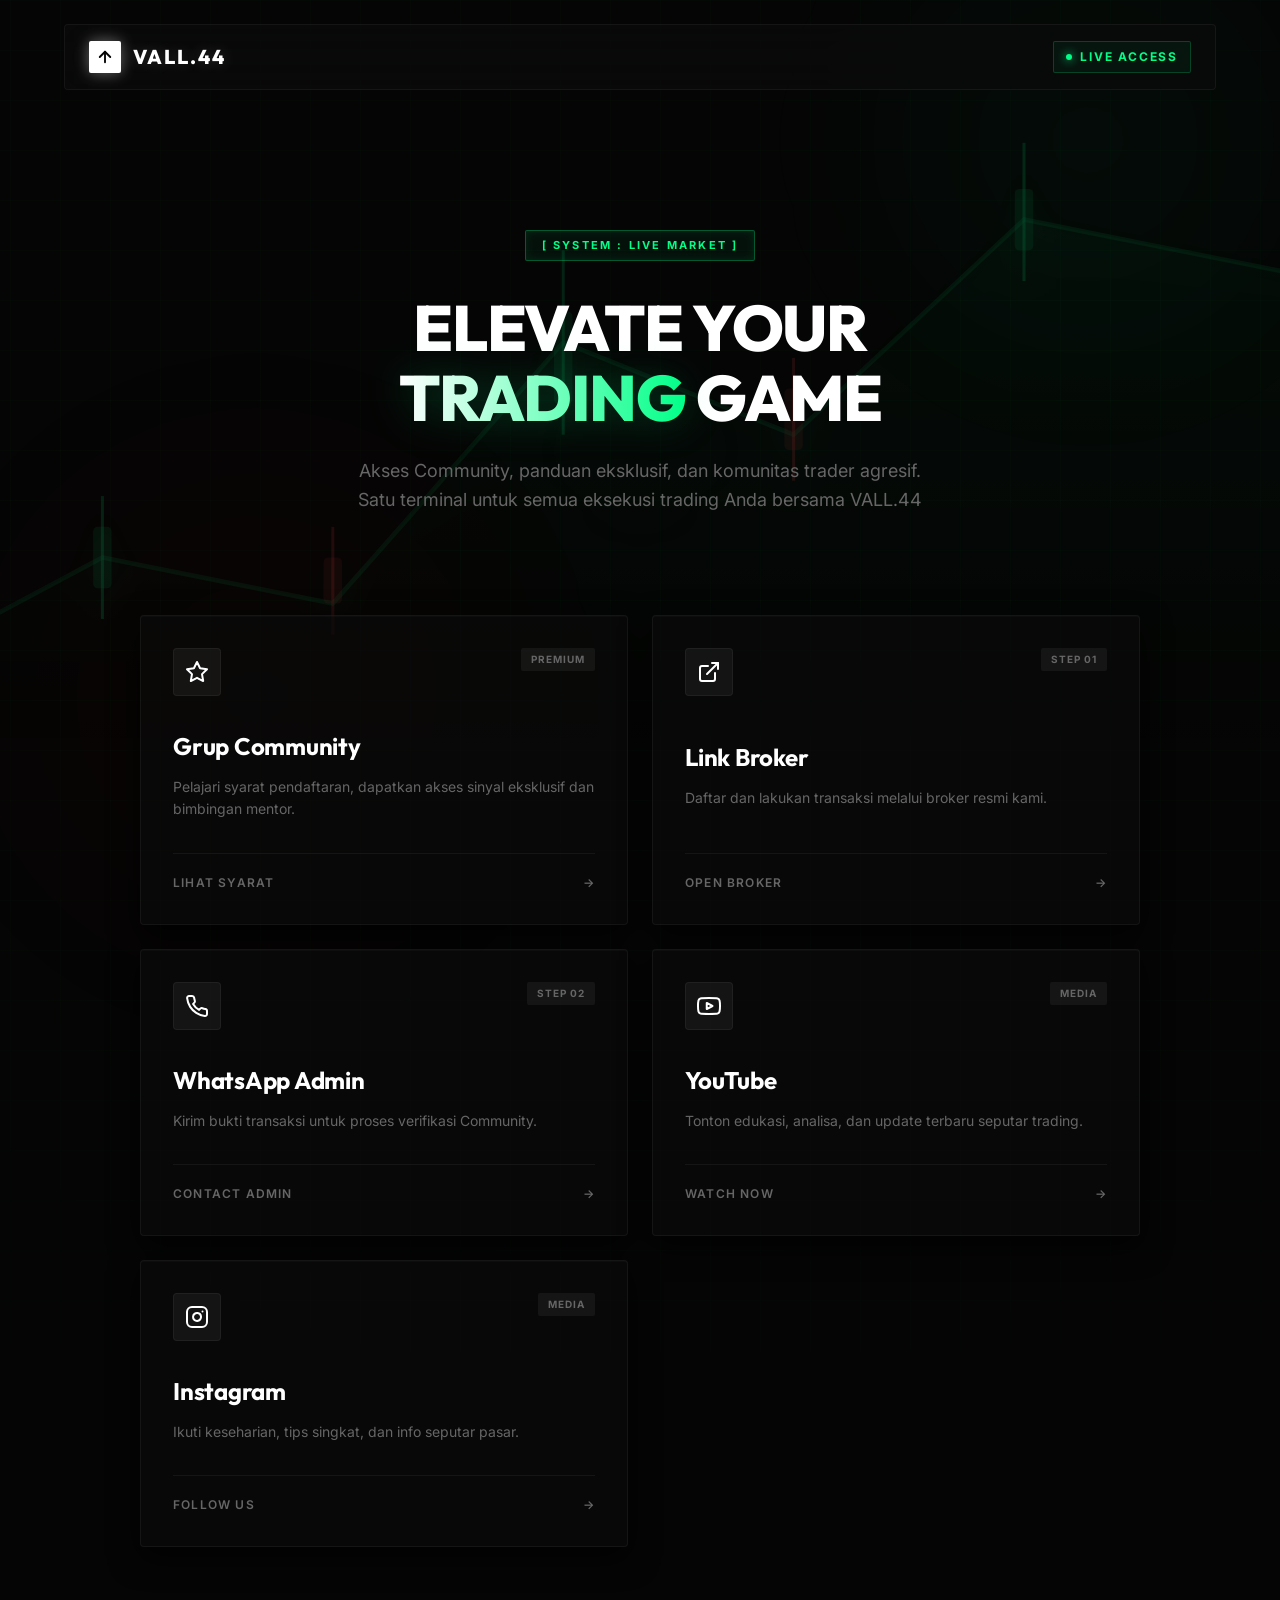
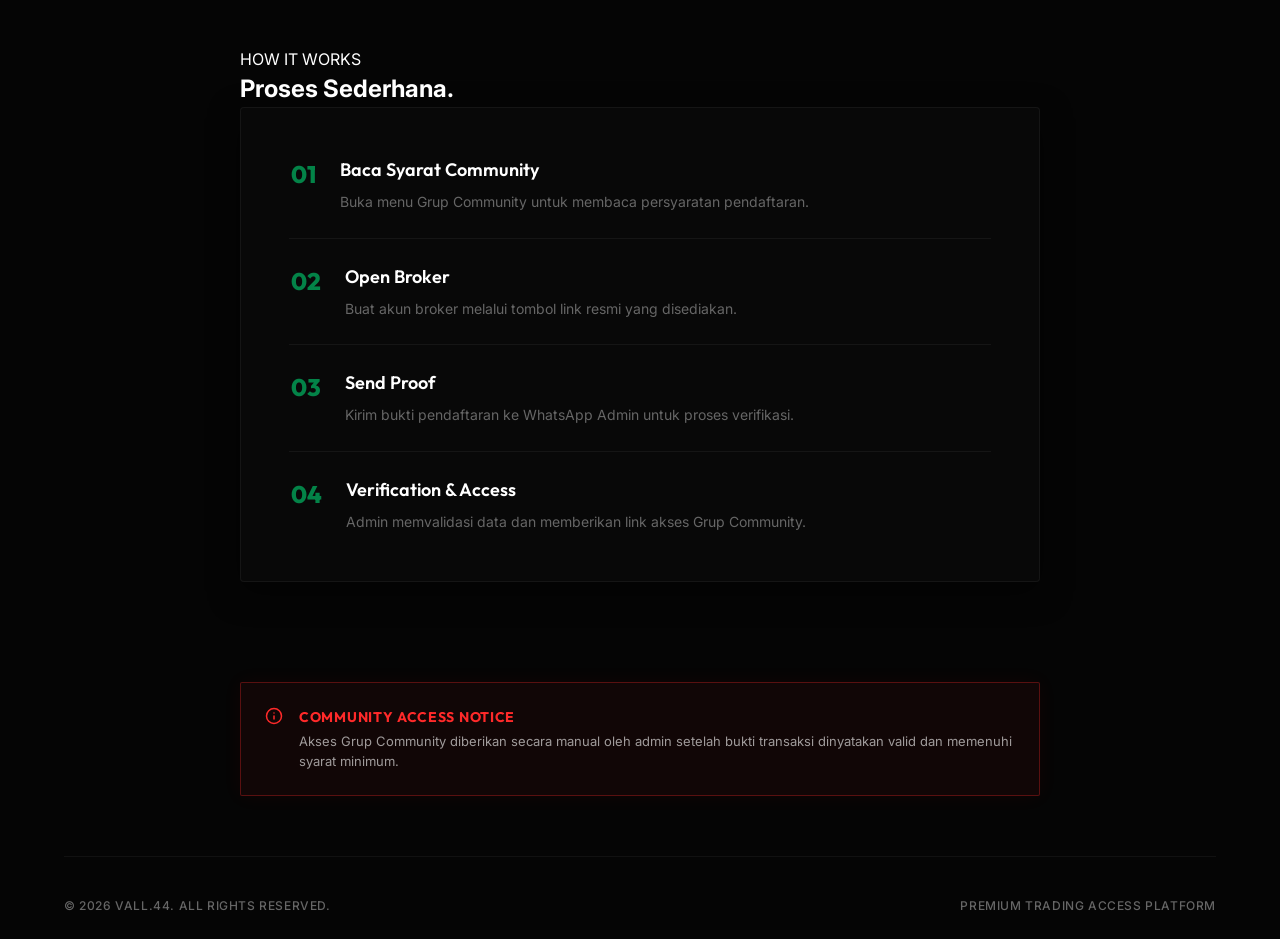
<file: NEXTRA/index.html>
<!DOCTYPE html>
<html lang="id">
<head>
    <meta charset="UTF-8">
    <meta name="viewport" content="width=device-width, initial-scale=1.0">
    <meta name="description" content="Portal VALL.44 - Akses eksklusif trading Forex dan menghubungi admin.">
    <title>VALL.44 — Trading Access</title>
    <link rel="preconnect" href="https://fonts.googleapis.com">
    <link rel="preconnect" href="https://fonts.gstatic.com" crossorigin>
    <link href="https://fonts.googleapis.com/css2?family=Outfit:wght@300;400;500;600;700;800&family=Inter:wght@400;500;600&display=swap" rel="stylesheet">
    <link rel="stylesheet" href="style.css">
</head>
<body>
    <!-- Background decoration -->
    <div class="background-grid"></div>
    <div class="bg-chart">
        <svg viewBox="0 0 1000 500" fill="none" xmlns="http://www.w3.org/2000/svg">
            <path d="M0 400 L 150 320 L 300 350 L 450 180 L 600 240 L 750 100 L 1000 150" stroke="rgba(0, 255, 136, 0.15)" stroke-width="3" stroke-linecap="round" stroke-linejoin="round"/>
            <path d="M0 400 L 150 320 L 300 350 L 450 180 L 600 240 L 750 100 L 1000 150 L 1000 500 L 0 500 Z" fill="url(#chart-gradient)" />
            
            <!-- Candlesticks -->
            <rect x="144" y="300" width="12" height="40" rx="3" fill="rgba(0, 255, 136, 0.15)"/>
            <line x1="150" y1="280" x2="150" y2="360" stroke="rgba(0, 255, 136, 0.3)" stroke-width="2"/>
            
            <rect x="294" y="320" width="12" height="30" rx="3" fill="rgba(239, 68, 68, 0.15)"/>
            <line x1="300" y1="300" x2="300" y2="370" stroke="rgba(239, 68, 68, 0.3)" stroke-width="2"/>

            <rect x="444" y="160" width="12" height="60" rx="3" fill="rgba(0, 255, 136, 0.15)"/>
            <line x1="450" y1="120" x2="450" y2="240" stroke="rgba(0, 255, 136, 0.3)" stroke-width="2"/>

            <rect x="594" y="210" width="12" height="40" rx="3" fill="rgba(239, 68, 68, 0.15)"/>
            <line x1="600" y1="190" x2="600" y2="270" stroke="rgba(239, 68, 68, 0.3)" stroke-width="2"/>

            <rect x="744" y="80" width="12" height="40" rx="3" fill="rgba(0, 255, 136, 0.15)"/>
            <line x1="750" y1="50" x2="750" y2="140" stroke="rgba(0, 255, 136, 0.3)" stroke-width="2"/>
            
            <defs>
                <linearGradient id="chart-gradient" x1="0" y1="0" x2="0" y2="500" gradientUnits="userSpaceOnUse">
                    <stop offset="0%" stop-color="rgba(0, 255, 136, 0.08)" />
                    <stop offset="100%" stop-color="rgba(0, 255, 136, 0)" />
                </linearGradient>
            </defs>
        </svg>
    </div>
    <div class="glow glow-one"></div>
    <div class="glow glow-two"></div>
    <div class="glow glow-three"></div>

    <main class="page">
        <!-- HEADER -->
        <header class="navbar">
            <a href="#" class="brand">
                <div class="brand-icon">
                    <svg width="18" height="18" viewBox="0 0 24 24" fill="none" stroke="currentColor" stroke-width="2.5" stroke-linecap="round" stroke-linejoin="round">
                        <path d="m5 12 7-7 7 7"/>
                        <path d="M12 19V5"/>
                    </svg>
                </div>
                <span>VALL.44<span class="brand-dot"></span></span>
            </a>
            <span class="status">
                <span class="status-dot"></span>
                LIVE ACCESS
            </span>
        </header>

        <!-- HERO -->
        <section class="hero" style="opacity: 0; animation: fadeUp 0.8s ease forwards;">
            <span class="badge">[ SYSTEM : LIVE MARKET ]</span>
            <h1>ELEVATE YOUR <br> <span>TRADING</span> GAME</h1>
            <p>Akses Community, panduan eksklusif, dan komunitas trader agresif. Satu terminal untuk semua eksekusi trading Anda bersama VALL.44</p>
        </section>

            <!-- MAIN ACTIONS -->
            <div class="action-grid" style="opacity: 0; animation: fadeUp 0.8s ease forwards 0.8s;">
                <!-- GRUP VVIP -->
                <a class="action-card vvip-card" href="vvip.html">
                    <div class="action-top">
                        <div class="action-icon vvip-icon">
                            <svg width="24" height="24" viewBox="0 0 24 24" fill="none" stroke="currentColor" stroke-width="2" stroke-linecap="round" stroke-linejoin="round">
                                <polygon points="12 2 15.09 8.26 22 9.27 17 14.14 18.18 21.02 12 17.77 5.82 21.02 7 14.14 2 9.27 8.91 8.26 12 2"/>
                            </svg>
                        </div>
                        <span class="action-label">PREMIUM</span>
                    </div>
                    <div class="action-content">
                        <h2>Grup Community</h2>
                        <p>Pelajari syarat pendaftaran, dapatkan akses sinyal eksklusif dan bimbingan mentor.</p>
                    </div>
                    <div class="action-footer">
                        <span>LIHAT SYARAT</span>
                        <span class="arrow">→</span>
                    </div>
                </a>

                <!-- BROKER -->
                <a class="action-card broker-card" href="https://portal.tmgm.com/register?rf_code=RF1786261868" target="_blank" rel="noopener noreferrer">
                    <div class="action-top">
                        <div class="action-icon">
                            <svg width="24" height="24" viewBox="0 0 24 24" fill="none" stroke="currentColor" stroke-width="2" stroke-linecap="round" stroke-linejoin="round">
                                <path d="M18 13v6a2 2 0 0 1-2 2H5a2 2 0 0 1-2-2V8a2 2 0 0 1 2-2h6"/>
                                <polyline points="15 3 21 3 21 9"/>
                                <line x1="10" y1="14" x2="21" y2="3"/>
                            </svg>
                        </div>
                        <span class="action-label">STEP 01</span>
                    </div>
                    <div class="action-content">
                        <h2>Link Broker</h2>
                        <p>Daftar dan lakukan transaksi melalui broker resmi kami.</p>
                    </div>
                    <div class="action-footer">
                        <span>OPEN BROKER</span>
                        <span class="arrow">→</span>
                    </div>
                </a>

                <!-- WHATSAPP ADMIN -->
                <a class="action-card whatsapp-card" href="https://wa.me/62881026712473?text=King%20Mau%20Join!!" target="_blank" rel="noopener noreferrer">
                    <div class="action-top">
                        <div class="action-icon wa-icon">
                            <svg width="24" height="24" viewBox="0 0 24 24" fill="none" stroke="currentColor" stroke-width="2" stroke-linecap="round" stroke-linejoin="round">
                                <path d="M22 16.92v3a2 2 0 0 1-2.18 2 19.79 19.79 0 0 1-8.63-3.07 19.5 19.5 0 0 1-6-6 19.79 19.79 0 0 1-3.07-8.67A2 2 0 0 1 4.11 2h3a2 2 0 0 1 2 1.72 12.84 12.84 0 0 0 .7 2.81 2 2 0 0 1-.45 2.11L8.09 9.91a16 16 0 0 0 6 6l1.27-1.27a2 2 0 0 1 2.11-.45 12.84 12.84 0 0 0 2.81.7A2 2 0 0 1 22 16.92z"/>
                            </svg>
                        </div>
                        <span class="action-label">STEP 02</span>
                    </div>
                    <div class="action-content">
                        <h2>WhatsApp Admin</h2>
                        <p>Kirim bukti transaksi untuk proses verifikasi Community.</p>
                    </div>
                    <div class="action-footer">
                        <span>CONTACT ADMIN</span>
                        <span class="arrow">→</span>
                    </div>
                </a>

                <!-- YOUTUBE -->
                <a class="action-card youtube-card" href="https://youtube.com/@vall.44_tfx?si=Y7tvB93gwpsRnfx3" target="_blank" rel="noopener noreferrer">
                    <div class="action-top">
                        <div class="action-icon yt-icon">
                            <svg width="24" height="24" viewBox="0 0 24 24" fill="none" stroke="currentColor" stroke-width="2" stroke-linecap="round" stroke-linejoin="round">
                                <path d="M22.54 6.42a2.78 2.78 0 0 0-1.94-2C18.88 4 12 4 12 4s-6.88 0-8.6.42a2.78 2.78 0 0 0-1.94 2C1 8.17 1 12 1 12s0 3.83.46 5.58a2.78 2.78 0 0 0 1.94 2C5.12 20 12 20 12 20s6.88 0 8.6-.42a2.78 2.78 0 0 0 1.94-2C23 15.83 23 12 23 12s0-3.83-.46-5.58z"/>
                                <polygon points="9.75 15.02 15.5 12 9.75 8.98 9.75 15.02"/>
                            </svg>
                        </div>
                        <span class="action-label">MEDIA</span>
                    </div>
                    <div class="action-content">
                        <h2>YouTube</h2>
                        <p>Tonton edukasi, analisa, dan update terbaru seputar trading.</p>
                    </div>
                    <div class="action-footer">
                        <span>WATCH NOW</span>
                        <span class="arrow">→</span>
                    </div>
                </a>

                <!-- INSTAGRAM -->
                <a class="action-card instagram-card" href="https://www.instagram.com/vall_44_?igsh=MW5kcjB3NXVldmxnZg==" target="_blank" rel="noopener noreferrer">
                    <div class="action-top">
                        <div class="action-icon ig-icon">
                            <svg width="24" height="24" viewBox="0 0 24 24" fill="none" stroke="currentColor" stroke-width="2" stroke-linecap="round" stroke-linejoin="round">
                                <rect x="2" y="2" width="20" height="20" rx="5" ry="5"/>
                                <path d="M16 11.37A4 4 0 1 1 12.63 8 4 4 0 0 1 16 11.37z"/>
                                <line x1="17.5" y1="6.5" x2="17.51" y2="6.5"/>
                            </svg>
                        </div>
                        <span class="action-label">MEDIA</span>
                    </div>
                    <div class="action-content">
                        <h2>Instagram</h2>
                        <p>Ikuti keseharian, tips singkat, dan info seputar pasar.</p>
                    </div>
                    <div class="action-footer">
                        <span>FOLLOW US</span>
                        <span class="arrow">→</span>
                    </div>
                </a>
            </div>
        </section>

        <!-- PROCESS -->
        <section class="process-section" style="opacity: 0; animation: fadeUp 0.8s ease forwards 1s;">
            <div class="section-heading">
                <span>HOW IT WORKS</span>
                <h2>Proses Sederhana.</h2>
            </div>

            <div class="process-list">
                <div class="process-item">
                    <div class="process-number">01</div>
                    <div>
                        <h3>Baca Syarat Community</h3>
                        <p>Buka menu Grup Community untuk membaca persyaratan pendaftaran.</p>
                    </div>
                </div>
                <div class="process-line"></div>
                <div class="process-item">
                    <div class="process-number">02</div>
                    <div>
                        <h3>Open Broker</h3>
                        <p>Buat akun broker melalui tombol link resmi yang disediakan.</p>
                    </div>
                </div>
                <div class="process-line"></div>
                <div class="process-item">
                    <div class="process-number">03</div>
                    <div>
                        <h3>Send Proof</h3>
                        <p>Kirim bukti pendaftaran ke WhatsApp Admin untuk proses verifikasi.</p>
                    </div>
                </div>
                <div class="process-line"></div>
                <div class="process-item">
                    <div class="process-number">04</div>
                    <div>
                        <h3>Verification & Access</h3>
                        <p>Admin memvalidasi data dan memberikan link akses Grup Community.</p>
                    </div>
                </div>
            </div>
        </section>

        <!-- IMPORTANT NOTE -->
        <section class="notice" style="opacity: 0; animation: fadeUp 0.8s ease forwards 1.2s;">
            <div class="notice-icon">
                <svg width="18" height="18" viewBox="0 0 24 24" fill="none" stroke="currentColor" stroke-width="2" stroke-linecap="round" stroke-linejoin="round">
                    <circle cx="12" cy="12" r="10"/>
                    <line x1="12" y1="16" x2="12" y2="12"/>
                    <line x1="12" y1="8" x2="12.01" y2="8"/>
                </svg>
            </div>
            <div>
                <strong>Community Access Notice</strong>
                <p>Akses Grup Community diberikan secara manual oleh admin setelah bukti transaksi dinyatakan valid dan memenuhi syarat minimum.</p>
            </div>
        </section>

        <!-- FOOTER -->
        <footer class="footer">
            <span>© 2026 VALL.44. All rights reserved.</span>
            <span>PREMIUM TRADING ACCESS PLATFORM</span>
        </footer>
    </main>

    <script src="script.js"></script>
</body>
</html>
</file>
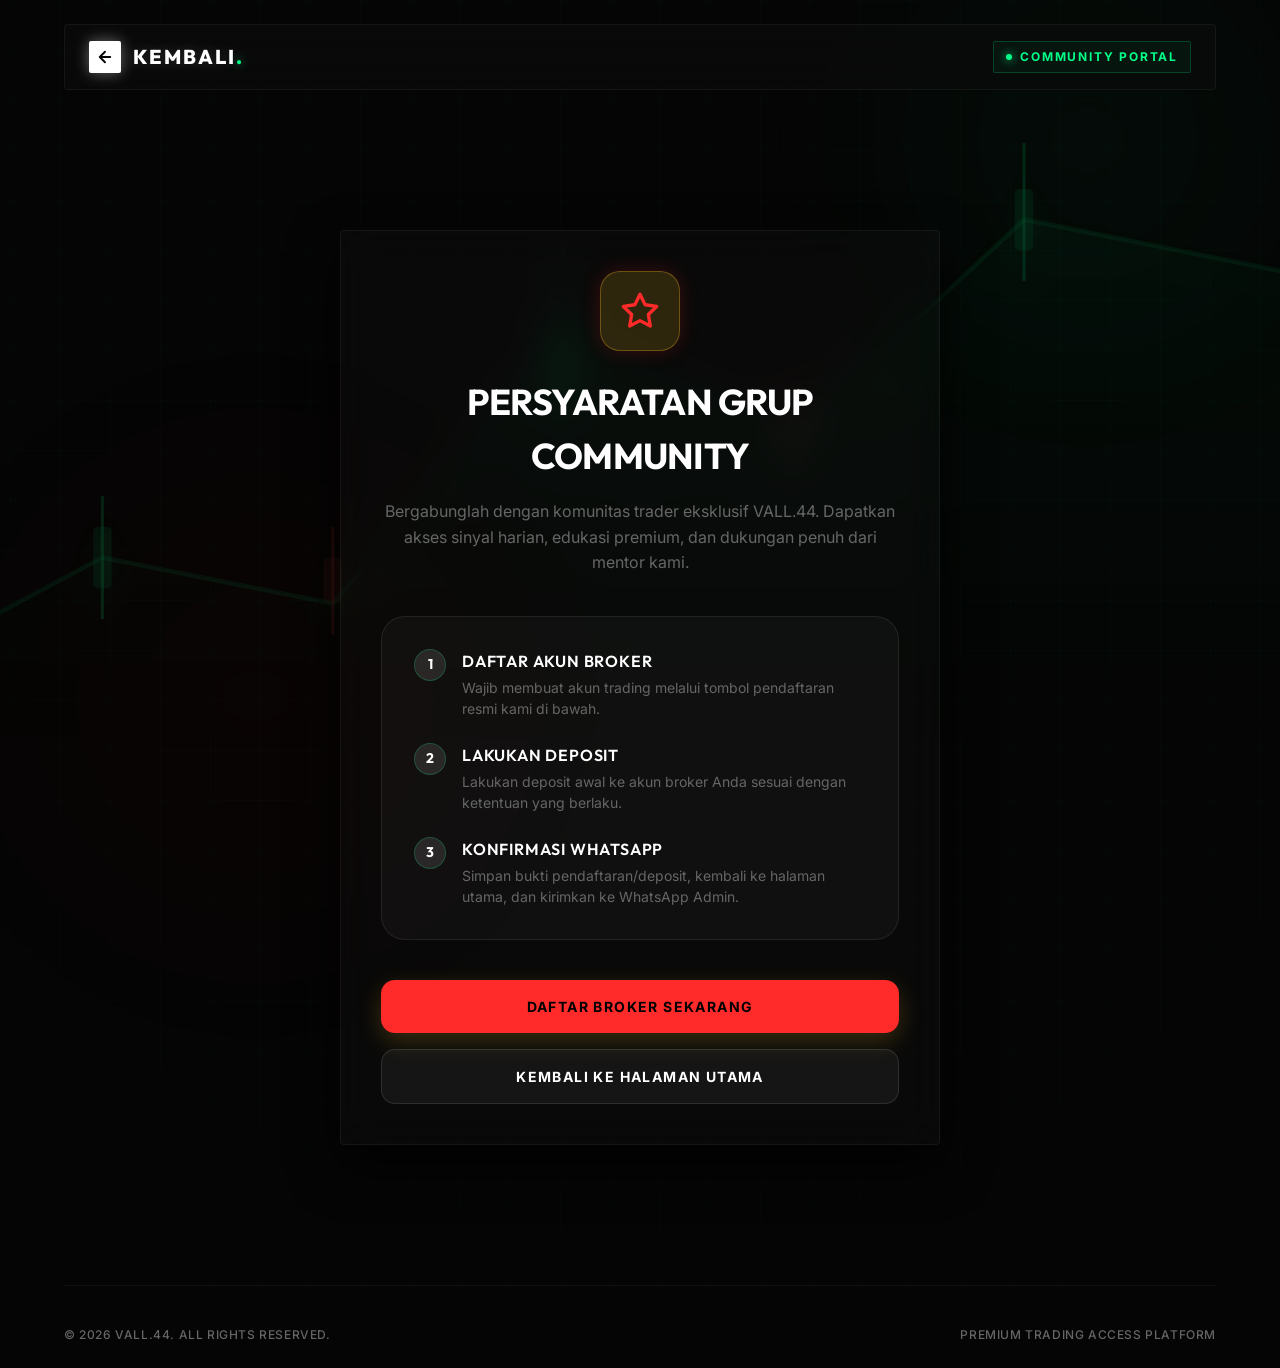
<file: NEXTRA/vvip.html>
<!DOCTYPE html>
<html lang="id">
<head>
    <meta charset="UTF-8">
    <meta name="viewport" content="width=device-width, initial-scale=1.0">
    <title>VALL.44 - Grup Community</title>
    <link rel="preconnect" href="https://fonts.googleapis.com">
    <link rel="preconnect" href="https://fonts.gstatic.com" crossorigin>
    <link href="https://fonts.googleapis.com/css2?family=Outfit:wght@300;400;500;600;700;800&family=Inter:wght@400;500;600&display=swap" rel="stylesheet">
    <link rel="stylesheet" href="style.css">
    <style>
        .vvip-container {
            max-width: 600px;
            margin: 80px auto;
            text-align: center;
            background: rgba(255, 255, 255, 0.02);
            border: 1px solid var(--line);
            border-radius: var(--radius);
            padding: 40px;
            backdrop-filter: blur(20px);
            -webkit-backdrop-filter: blur(20px);
        }

        .vvip-header {
            margin-bottom: 40px;
        }

        .vvip-header .icon-large {
            width: 80px;
            height: 80px;
            display: grid;
            place-items: center;
            border-radius: 20px;
            color: var(--accent-vvip);
            background: rgba(251, 191, 36, 0.15);
            border: 1px solid rgba(251, 191, 36, 0.3);
            margin: 0 auto 24px;
        }

        .vvip-header h1 {
            font-size: 36px;
            font-weight: 700;
            margin-bottom: 16px;
            font-family: 'Outfit', sans-serif;
            letter-spacing: -0.02em;
        }

        .vvip-header p {
            color: var(--muted);
            font-size: 16px;
            line-height: 1.6;
        }

        .vvip-steps {
            text-align: left;
            background: rgba(255, 255, 255, 0.03);
            border: 1px solid rgba(255, 255, 255, 0.08);
            border-radius: 24px;
            padding: 32px;
            margin-bottom: 40px;
        }

        .step-row {
            display: flex;
            align-items: flex-start;
            margin-bottom: 24px;
        }

        .step-row:last-child {
            margin-bottom: 0;
        }

        .step-num {
            width: 32px;
            height: 32px;
            border-radius: 50%;
            background: rgba(255,255,255,0.1);
            color: var(--text);
            display: grid;
            place-items: center;
            font-weight: 700;
            font-size: 14px;
            margin-right: 16px;
            flex-shrink: 0;
            font-family: 'Outfit', sans-serif;
        }

        .step-text h3 {
            font-size: 16px;
            font-weight: 600;
            margin-bottom: 4px;
            font-family: 'Outfit', sans-serif;
        }

        .step-text p {
            font-size: 14px;
            color: var(--muted);
            line-height: 1.5;
        }

        .vvip-actions {
            display: flex;
            flex-direction: column;
            gap: 16px;
        }

        .btn {
            display: inline-flex;
            align-items: center;
            justify-content: center;
            padding: 16px 32px;
            border-radius: 14px;
            font-size: 14px;
            font-weight: 700;
            letter-spacing: 0.1em;
            text-decoration: none;
            transition: all 0.3s ease;
        }

        .btn-primary {
            background: var(--accent-vvip);
            color: #000;
            box-shadow: 0 8px 24px rgba(251, 191, 36, 0.2);
        }

        .btn-primary:hover {
            transform: translateY(-4px);
            box-shadow: 0 12px 32px rgba(251, 191, 36, 0.4);
        }

        .btn-secondary {
            background: rgba(255, 255, 255, 0.05);
            color: var(--text);
            border: 1px solid rgba(255, 255, 255, 0.1);
        }

        .btn-secondary:hover {
            background: rgba(255, 255, 255, 0.1);
            transform: translateY(-2px);
        }
    </style>
</head>
<body>
    <!-- Background decoration -->
    <div class="background-grid"></div>
    <div class="bg-chart">
        <svg viewBox="0 0 1000 500" fill="none" xmlns="http://www.w3.org/2000/svg">
            <path d="M0 400 L 150 320 L 300 350 L 450 180 L 600 240 L 750 100 L 1000 150" stroke="rgba(0, 255, 136, 0.15)" stroke-width="3" stroke-linecap="round" stroke-linejoin="round"/>
            <path d="M0 400 L 150 320 L 300 350 L 450 180 L 600 240 L 750 100 L 1000 150 L 1000 500 L 0 500 Z" fill="url(#chart-gradient)" />
            
            <rect x="144" y="300" width="12" height="40" rx="3" fill="rgba(0, 255, 136, 0.15)"/>
            <line x1="150" y1="280" x2="150" y2="360" stroke="rgba(0, 255, 136, 0.3)" stroke-width="2"/>
            
            <rect x="294" y="320" width="12" height="30" rx="3" fill="rgba(239, 68, 68, 0.15)"/>
            <line x1="300" y1="300" x2="300" y2="370" stroke="rgba(239, 68, 68, 0.3)" stroke-width="2"/>

            <rect x="444" y="160" width="12" height="60" rx="3" fill="rgba(0, 255, 136, 0.15)"/>
            <line x1="450" y1="120" x2="450" y2="240" stroke="rgba(0, 255, 136, 0.3)" stroke-width="2"/>

            <rect x="594" y="210" width="12" height="40" rx="3" fill="rgba(239, 68, 68, 0.15)"/>
            <line x1="600" y1="190" x2="600" y2="270" stroke="rgba(239, 68, 68, 0.3)" stroke-width="2"/>

            <rect x="744" y="80" width="12" height="40" rx="3" fill="rgba(0, 255, 136, 0.15)"/>
            <line x1="750" y1="50" x2="750" y2="140" stroke="rgba(0, 255, 136, 0.3)" stroke-width="2"/>
            
            <defs>
                <linearGradient id="chart-gradient" x1="0" y1="0" x2="0" y2="500" gradientUnits="userSpaceOnUse">
                    <stop offset="0%" stop-color="rgba(0, 255, 136, 0.08)" />
                    <stop offset="100%" stop-color="rgba(0, 255, 136, 0)" />
                </linearGradient>
            </defs>
        </svg>
    </div>
    <div class="glow glow-one"></div>
    <div class="glow glow-two"></div>
    <div class="glow glow-three"></div>

    <main class="page">
        <!-- HEADER -->
        <header class="navbar">
            <a href="index.html" class="brand">
                <div class="brand-icon">
                    <svg width="18" height="18" viewBox="0 0 24 24" fill="none" stroke="currentColor" stroke-width="2.5" stroke-linecap="round" stroke-linejoin="round">
                        <path d="M19 12H5M12 19l-7-7 7-7"/>
                    </svg>
                </div>
                <span>KEMBALI<span class="brand-dot">.</span></span>
            </a>
            <span class="status">
                <span class="status-dot"></span>
                COMMUNITY PORTAL
            </span>
        </header>

        <section class="vvip-container" style="opacity: 0; animation: fadeUp 0.8s ease forwards 0.2s;">
            <div class="vvip-header">
                <div class="icon-large">
                    <svg width="40" height="40" viewBox="0 0 24 24" fill="none" stroke="currentColor" stroke-width="2" stroke-linecap="round" stroke-linejoin="round">
                        <polygon points="12 2 15.09 8.26 22 9.27 17 14.14 18.18 21.02 12 17.77 5.82 21.02 7 14.14 2 9.27 8.91 8.26 12 2"/>
                    </svg>
                </div>
                <h1>Persyaratan Grup Community</h1>
                <p>Bergabunglah dengan komunitas trader eksklusif VALL.44. Dapatkan akses sinyal harian, edukasi premium, dan dukungan penuh dari mentor kami.</p>
            </div>

            <div class="vvip-steps">
                <div class="step-row">
                    <div class="step-num">1</div>
                    <div class="step-text">
                        <h3>Daftar Akun Broker</h3>
                        <p>Wajib membuat akun trading melalui tombol pendaftaran resmi kami di bawah.</p>
                    </div>
                </div>
                <div class="step-row">
                    <div class="step-num">2</div>
                    <div class="step-text">
                        <h3>Lakukan Deposit</h3>
                        <p>Lakukan deposit awal ke akun broker Anda sesuai dengan ketentuan yang berlaku.</p>
                    </div>
                </div>
                <div class="step-row">
                    <div class="step-num">3</div>
                    <div class="step-text">
                        <h3>Konfirmasi WhatsApp</h3>
                        <p>Simpan bukti pendaftaran/deposit, kembali ke halaman utama, dan kirimkan ke WhatsApp Admin.</p>
                    </div>
                </div>
            </div>

            <div class="vvip-actions">
                <a href="https://portal.tmgm.com/register?rf_code=RF1786261868" target="_blank" rel="noopener noreferrer" class="btn btn-primary">
                    DAFTAR BROKER SEKARANG
                </a>
                <a href="index.html" class="btn btn-secondary">
                    KEMBALI KE HALAMAN UTAMA
                </a>
            </div>
        </section>

        <!-- FOOTER -->
        <footer class="footer">
            <span>© 2026 VALL.44. All rights reserved.</span>
            <span>PREMIUM TRADING ACCESS PLATFORM</span>
        </footer>
    </main>

    <script src="script.js"></script>
</body>
</html>
</file>
<file: NEXTRA/style.css>
/* =========================
   VARIABLES (BADASS TRADING THEME)
========================= */
:root {
    --bg-dark: #050505; /* Pitch black */
    --surface: #0a0a0a;
    --primary: #00ff88; /* Neon Profit Green */
    --accent-vvip: #ff2a2a; /* Blood Red */
    --text: #ffffff;
    --muted: #666666;
    --line: rgba(255, 255, 255, 0.05);
    --radius: 4px; /* Sharp and aggressive corners */
}

* {
    margin: 0;
    padding: 0;
    box-sizing: border-box;
}

body {
    background-color: var(--bg-dark);
    color: var(--text);
    font-family: 'Inter', sans-serif;
    min-height: 100vh;
    overflow-x: hidden;
    line-height: 1.5;
    -webkit-font-smoothing: antialiased;
}

/* =========================
   BACKGROUND & EFFECTS
========================= */
.background-grid {
    position: fixed;
    top: -50%;
    left: -50%;
    width: 200%;
    height: 200%;
    background-image: 
        linear-gradient(rgba(0, 255, 136, 0.02) 1px, transparent 1px),
        linear-gradient(90deg, rgba(0, 255, 136, 0.02) 1px, transparent 1px);
    background-size: 50px 50px;
    z-index: 0;
    pointer-events: none;
    transform-origin: center;
    mask-image: radial-gradient(circle at center, black 40%, transparent 80%);
    -webkit-mask-image: radial-gradient(circle at center, black 40%, transparent 80%);
}

.bg-chart {
    position: fixed;
    top: 50%;
    left: 50%;
    transform: translate(-50%, -50%);
    width: 120vw;
    height: 100vh;
    pointer-events: none;
    z-index: 0;
    opacity: 0.4;
}

.bg-chart svg {
    width: 100%;
    height: 100%;
    object-fit: cover;
    filter: drop-shadow(0 0 15px rgba(0,255,136,0.3));
}

.glow {
    position: fixed;
    border-radius: 50%;
    filter: blur(80px);
    z-index: 0;
    pointer-events: none;
    opacity: 0.4;
}

.glow-one {
    width: 50vw;
    height: 50vw;
    background: radial-gradient(circle, rgba(0, 255, 136, 0.1) 0%, transparent 70%);
    top: -20%;
    right: -10%;
}

.glow-two {
    width: 60vw;
    height: 60vw;
    background: radial-gradient(circle, rgba(255, 42, 42, 0.08) 0%, transparent 70%);
    bottom: -20%;
    left: -10%;
}

.glow-three {
    width: 40vw;
    height: 40vw;
    background: radial-gradient(circle, rgba(255, 255, 255, 0.02) 0%, transparent 70%);
    top: 50%;
    left: 50%;
    transform: translate(-50%, -50%);
}

.floating-price {
    position: fixed;
    font-family: 'Inter', monospace;
    font-size: 13px;
    font-weight: 700;
    pointer-events: none;
    z-index: 0;
    opacity: 0;
    animation: floatPrice linear forwards;
    letter-spacing: 0.05em;
}
.price-up { color: var(--primary); text-shadow: 0 0 10px rgba(0,255,136,0.4); }
.price-down { color: var(--accent-vvip); text-shadow: 0 0 10px rgba(255,42,42,0.4); }
.floating-price span { color: var(--text); text-shadow: none; }

@keyframes floatPrice {
    0% { transform: translateY(100px) scale(0.8); opacity: 0; }
    20% { opacity: 0.3; }
    80% { opacity: 0.3; }
    100% { transform: translateY(-100px) scale(1.2); opacity: 0; }
}

/* =========================
   LAYOUT
========================= */
.page {
    position: relative;
    z-index: 1;
    max-width: 1200px;
    margin: 0 auto;
    padding: 24px;
    display: flex;
    flex-direction: column;
    gap: 60px;
}

/* =========================
   HEADER
========================= */
.navbar {
    display: flex;
    justify-content: space-between;
    align-items: center;
    padding: 16px 24px;
    background: rgba(10, 10, 10, 0.8);
    border: 1px solid var(--line);
    border-radius: var(--radius);
    backdrop-filter: blur(20px);
    -webkit-backdrop-filter: blur(20px);
}

.brand {
    display: flex;
    align-items: center;
    gap: 12px;
    text-decoration: none;
    color: var(--text);
    font-family: 'Outfit', sans-serif;
    font-weight: 800;
    font-size: 20px;
    letter-spacing: 0.1em;
    text-shadow: 0 0 15px rgba(255,255,255,0.2);
}

.brand-icon {
    width: 32px;
    height: 32px;
    background: var(--text);
    color: var(--bg-dark);
    display: grid;
    place-items: center;
    border-radius: 2px;
    box-shadow: 0 0 15px rgba(255,255,255,0.4);
}

.brand-dot {
    color: var(--primary);
    text-shadow: 0 0 10px var(--primary);
}

.status {
    display: flex;
    align-items: center;
    gap: 8px;
    font-size: 12px;
    font-weight: 700;
    letter-spacing: 0.15em;
    color: var(--primary);
    padding: 6px 12px;
    background: rgba(0, 255, 136, 0.05);
    border: 1px solid rgba(0, 255, 136, 0.2);
    border-radius: 2px;
}

.status-dot {
    width: 6px;
    height: 6px;
    background: var(--primary);
    border-radius: 50%;
    box-shadow: 0 0 10px var(--primary);
    animation: pulse 2s infinite;
}

@keyframes pulse {
    0% { opacity: 1; box-shadow: 0 0 15px var(--primary); }
    50% { opacity: 0.4; box-shadow: 0 0 2px var(--primary); }
    100% { opacity: 1; box-shadow: 0 0 15px var(--primary); }
}

/* =========================
   HERO SECTION
========================= */
.hero {
    text-align: center;
    padding: 80px 0 40px;
    display: flex;
    flex-direction: column;
    align-items: center;
}

.badge {
    display: inline-block;
    padding: 6px 16px;
    font-size: 11px;
    font-weight: 700;
    letter-spacing: 0.2em;
    color: var(--primary);
    border: 1px solid rgba(0, 255, 136, 0.3);
    border-radius: 2px;
    margin-bottom: 32px;
    background: rgba(0, 255, 136, 0.05);
    text-transform: uppercase;
    box-shadow: inset 0 0 10px rgba(0,255,136,0.1);
}

.hero h1 {
    font-family: 'Outfit', sans-serif;
    font-size: 64px;
    font-weight: 800;
    line-height: 1.1;
    letter-spacing: -0.02em;
    margin-bottom: 24px;
    text-transform: uppercase;
}

.hero h1 span {
    background: linear-gradient(to right, var(--text), var(--primary));
    -webkit-background-clip: text;
    -webkit-text-fill-color: transparent;
    filter: drop-shadow(0 0 20px rgba(0,255,136,0.2));
}

.hero p {
    color: var(--muted);
    font-size: 18px;
    max-width: 600px;
    line-height: 1.6;
}

/* =========================
   ACTION CARDS
========================= */
.action-grid {
    display: grid;
    grid-template-columns: repeat(2, 1fr);
    gap: 24px;
    max-width: 1000px;
    margin: 0 auto;
    width: 100%;
}

.action-card {
    display: flex;
    flex-direction: column;
    justify-content: space-between;
    padding: 32px;
    text-decoration: none;
    color: var(--text);
    border: 1px solid rgba(255,255,255,0.05);
    border-radius: var(--radius);
    background: rgba(10, 10, 10, 0.7);
    backdrop-filter: blur(20px);
    -webkit-backdrop-filter: blur(20px);
    overflow: hidden;
    position: relative;
    box-shadow: 0 10px 30px rgba(0,0,0,0.8), inset 0 1px 0 rgba(255,255,255,0.02);
}

.action-card::before {
    content: '';
    position: absolute;
    top: 0; left: 0; right: 0; height: 1px;
    background: linear-gradient(90deg, transparent, rgba(255,255,255,0.1), transparent);
    opacity: 0;
    transition: opacity 0.3s ease;
}

.action-top {
    display: flex;
    justify-content: space-between;
    align-items: flex-start;
    margin-bottom: 32px;
}

.action-icon {
    width: 48px;
    height: 48px;
    display: grid;
    place-items: center;
    border-radius: 4px;
    background: rgba(255, 255, 255, 0.05);
    color: var(--text);
    border: 1px solid rgba(255, 255, 255, 0.05);
    transition: all 0.3s ease;
}

.action-label {
    font-size: 10px;
    font-weight: 700;
    letter-spacing: 0.1em;
    padding: 4px 10px;
    background: rgba(255, 255, 255, 0.05);
    border-radius: 2px;
    color: var(--muted);
}

.action-content h2 {
    font-family: 'Outfit', sans-serif;
    font-size: 24px;
    font-weight: 700;
    margin-bottom: 12px;
    letter-spacing: -0.01em;
}

.action-content p {
    color: var(--muted);
    font-size: 14px;
    line-height: 1.6;
    margin-bottom: 32px;
}

.action-footer {
    display: flex;
    justify-content: space-between;
    align-items: center;
    font-size: 12px;
    font-weight: 600;
    letter-spacing: 0.1em;
    color: var(--muted);
    border-top: 1px solid var(--line);
    padding-top: 20px;
    transition: color 0.3s ease;
}

/* Hover States */
.action-card:hover {
    border-color: rgba(255,255,255,0.1);
    background: rgba(15, 15, 15, 0.9);
    box-shadow: 0 30px 60px rgba(0,0,0,0.9), inset 0 1px 0 rgba(255,255,255,0.05);
}
.action-card:hover::before { opacity: 1; }
.action-card:hover .action-footer { color: var(--text); }

/* Custom Colors for specific cards */
.broker-card:hover { border-color: var(--primary); box-shadow: 0 20px 50px rgba(0,255,136,0.1), inset 0 0 20px rgba(0,255,136,0.02); }
.broker-card:hover .action-icon { background: rgba(0,255,136,0.1); color: var(--primary); border-color: rgba(0,255,136,0.3); box-shadow: 0 0 15px rgba(0,255,136,0.2); }
.broker-card:hover .action-footer { color: var(--primary); }

.vvip-card:hover { border-color: var(--accent-vvip); box-shadow: 0 20px 50px rgba(255,42,42,0.1), inset 0 0 20px rgba(255,42,42,0.02); }
.vvip-card:hover .action-icon { background: rgba(255,42,42,0.1); color: var(--accent-vvip); border-color: rgba(255,42,42,0.3); box-shadow: 0 0 15px rgba(255,42,42,0.2); }
.vvip-card:hover .action-footer { color: var(--accent-vvip); }

.whatsapp-card:hover { border-color: #25D366; box-shadow: 0 20px 50px rgba(37,211,102,0.1), inset 0 0 20px rgba(37,211,102,0.02); }
.whatsapp-card:hover .action-icon { background: rgba(37,211,102,0.1); color: #25D366; border-color: rgba(37,211,102,0.3); box-shadow: 0 0 15px rgba(37,211,102,0.2); }
.whatsapp-card:hover .action-footer { color: #25D366; }

.instagram-card:hover { border-color: #E1306C; box-shadow: 0 20px 50px rgba(225,48,108,0.1), inset 0 0 20px rgba(225,48,108,0.02); }
.instagram-card:hover .action-icon { background: rgba(225,48,108,0.1); color: #E1306C; border-color: rgba(225,48,108,0.3); box-shadow: 0 0 15px rgba(225,48,108,0.2); }
.instagram-card:hover .action-footer { color: #E1306C; }

.youtube-card:hover { border-color: #FF0000; box-shadow: 0 20px 50px rgba(255,0,0,0.1), inset 0 0 20px rgba(255,0,0,0.02); }
.youtube-card:hover .action-icon { background: rgba(255,0,0,0.1); color: #FF0000; border-color: rgba(255,0,0,0.3); box-shadow: 0 0 15px rgba(255,0,0,0.2); }
.youtube-card:hover .action-footer { color: #FF0000; }

.full-width {
    grid-column: 1 / -1;
}

/* =========================
   PROCESS SECTION
========================= */
.process-section {
    max-width: 800px;
    margin: 40px auto;
    width: 100%;
}

.section-title {
    font-family: 'Outfit', sans-serif;
    font-size: 24px;
    font-weight: 700;
    margin-bottom: 40px;
    text-align: center;
    letter-spacing: 0.1em;
    text-transform: uppercase;
}

.process-list {
    display: flex;
    flex-direction: column;
    gap: 0;
    background: rgba(10, 10, 10, 0.7);
    border: 1px solid var(--line);
    border-radius: var(--radius);
    padding: 24px;
    box-shadow: 0 10px 30px rgba(0,0,0,0.5);
}

.process-item {
    display: flex;
    align-items: flex-start;
    gap: 24px;
    padding: 24px;
    border-radius: 4px;
    transition: all 0.3s ease;
    border-left: 2px solid transparent;
}

.process-item:hover {
    background: rgba(255, 255, 255, 0.02);
    border-left: 2px solid var(--primary);
    transform: translateX(10px);
}

.process-number {
    font-family: 'Outfit', sans-serif;
    font-size: 24px;
    font-weight: 800;
    color: var(--primary);
    opacity: 0.5;
}

.process-item h3 {
    font-family: 'Outfit', sans-serif;
    font-size: 18px;
    font-weight: 600;
    margin-bottom: 8px;
}

.process-item p {
    color: var(--muted);
    font-size: 14px;
    line-height: 1.6;
}

.process-line {
    height: 1px;
    background: var(--line);
    margin: 0 24px;
}

/* =========================
   NOTICE
========================= */
.notice {
    display: flex;
    align-items: flex-start;
    gap: 16px;
    padding: 24px;
    background: rgba(255, 42, 42, 0.05);
    border: 1px solid rgba(255, 42, 42, 0.3);
    border-radius: 2px;
    max-width: 800px;
    margin: 0 auto;
    box-shadow: 0 0 20px rgba(255,42,42,0.05);
}

.notice-icon {
    color: var(--accent-vvip);
    flex-shrink: 0;
}

.notice strong {
    display: block;
    font-family: 'Outfit', sans-serif;
    font-size: 14px;
    color: var(--accent-vvip);
    margin-bottom: 4px;
    letter-spacing: 0.05em;
    text-transform: uppercase;
}

.notice p {
    font-size: 13px;
    color: rgba(255, 255, 255, 0.6);
    line-height: 1.5;
}

/* =========================
   FOOTER
========================= */
.footer {
    display: flex;
    justify-content: space-between;
    align-items: center;
    padding-top: 40px;
    border-top: 1px solid var(--line);
    color: var(--muted);
    font-size: 12px;
    font-weight: 500;
    letter-spacing: 0.05em;
    text-transform: uppercase;
}

/* =========================
   VVIP PORTAL OVERRIDES
========================= */
.vvip-container {
    max-width: 600px;
    margin: 80px auto;
    text-align: center;
    background: rgba(10, 10, 10, 0.8);
    border: 1px solid var(--line);
    border-radius: var(--radius);
    padding: 40px;
    backdrop-filter: blur(20px);
    -webkit-backdrop-filter: blur(20px);
    box-shadow: 0 20px 50px rgba(0,0,0,0.8);
}

.vvip-header {
    margin-bottom: 40px;
}

.vvip-header .icon-large {
    width: 80px;
    height: 80px;
    display: grid;
    place-items: center;
    border-radius: 4px;
    color: var(--accent-vvip);
    background: rgba(255, 42, 42, 0.1);
    border: 1px solid rgba(255, 42, 42, 0.3);
    margin: 0 auto 24px;
    box-shadow: 0 0 20px rgba(255,42,42,0.2);
}

.vvip-header h1 {
    font-size: 36px;
    font-weight: 800;
    margin-bottom: 16px;
    font-family: 'Outfit', sans-serif;
    letter-spacing: -0.02em;
    text-transform: uppercase;
}

.vvip-header p {
    color: var(--muted);
    font-size: 16px;
    line-height: 1.6;
}

.vvip-steps {
    text-align: left;
    background: rgba(0, 0, 0, 0.4);
    border: 1px solid rgba(255, 255, 255, 0.05);
    border-radius: 4px;
    padding: 32px;
    margin-bottom: 40px;
}

.step-row {
    display: flex;
    align-items: flex-start;
    margin-bottom: 24px;
}

.step-row:last-child {
    margin-bottom: 0;
}

.step-num {
    width: 32px;
    height: 32px;
    border-radius: 2px;
    background: rgba(255,255,255,0.05);
    color: var(--primary);
    border: 1px solid rgba(0,255,136,0.2);
    display: grid;
    place-items: center;
    font-weight: 800;
    font-size: 14px;
    margin-right: 16px;
    flex-shrink: 0;
    font-family: 'Outfit', sans-serif;
}

.step-text h3 {
    font-size: 16px;
    font-weight: 600;
    margin-bottom: 4px;
    font-family: 'Outfit', sans-serif;
    text-transform: uppercase;
    letter-spacing: 0.05em;
}

.step-text p {
    font-size: 14px;
    color: var(--muted);
    line-height: 1.5;
}

.vvip-actions {
    display: flex;
    flex-direction: column;
    gap: 16px;
}

.btn {
    display: inline-flex;
    align-items: center;
    justify-content: center;
    padding: 16px 32px;
    border-radius: 2px;
    font-size: 14px;
    font-weight: 800;
    letter-spacing: 0.15em;
    text-decoration: none;
    transition: all 0.3s ease;
    text-transform: uppercase;
}

.btn-primary {
    background: var(--primary);
    color: #000;
    box-shadow: 0 0 20px rgba(0, 255, 136, 0.3);
}

.btn-primary:hover {
    transform: translateY(-4px);
    box-shadow: 0 10px 30px rgba(0, 255, 136, 0.5);
    background: #00ffaa;
}

.btn-secondary {
    background: rgba(255, 255, 255, 0.05);
    color: var(--text);
    border: 1px solid rgba(255, 255, 255, 0.1);
}

.btn-secondary:hover {
    background: rgba(255, 255, 255, 0.1);
    transform: translateY(-2px);
    border-color: rgba(255,255,255,0.3);
}

/* =========================
   RESPONSIVE
========================= */
@media (max-width: 768px) {
    .hero h1 { font-size: 40px; }
    .action-grid { grid-template-columns: 1fr; }
    .footer { flex-direction: column; gap: 16px; text-align: center; }
    
    .bg-chart svg {
        width: 200%;
        transform: translateX(-25%);
    }
}

@keyframes fadeUp {
    from {
        opacity: 0;
        transform: translateY(20px);
    }
    to {
        opacity: 1;
        transform: translateY(0);
    }
}
</file>
